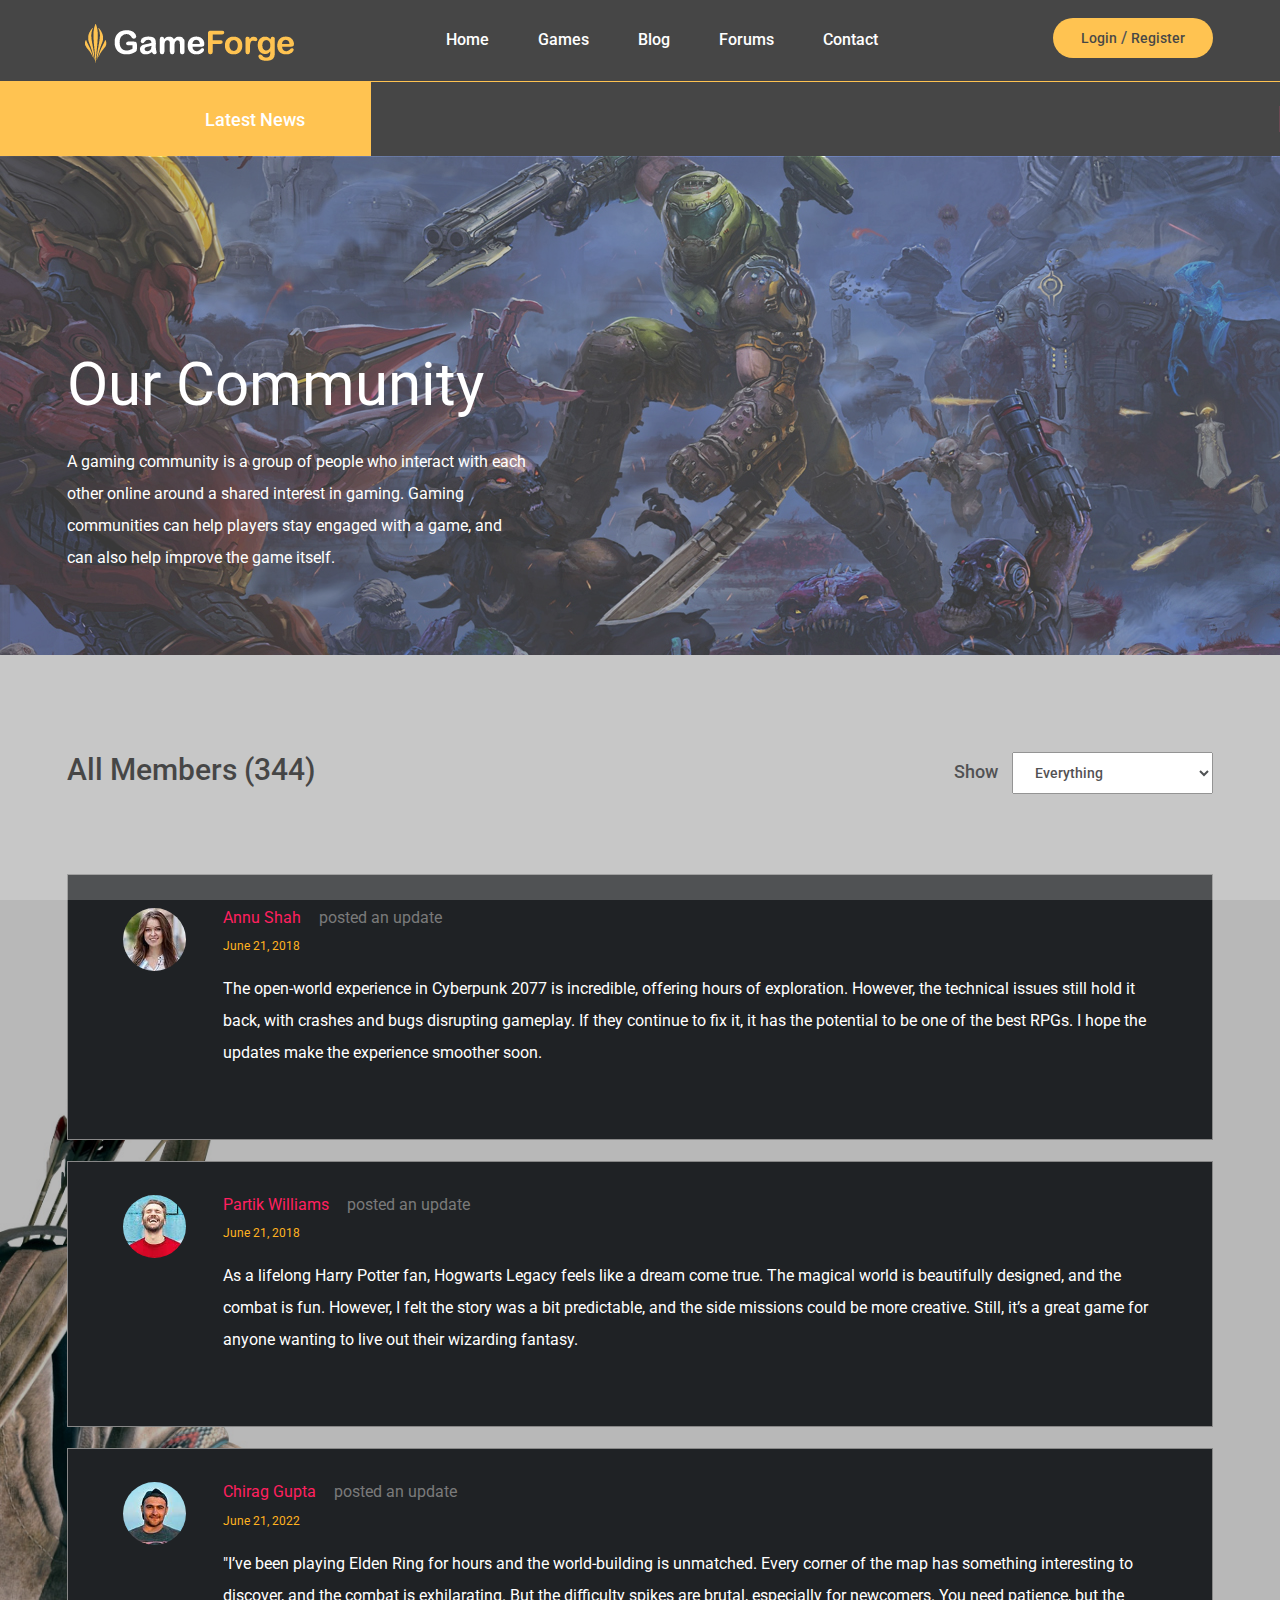
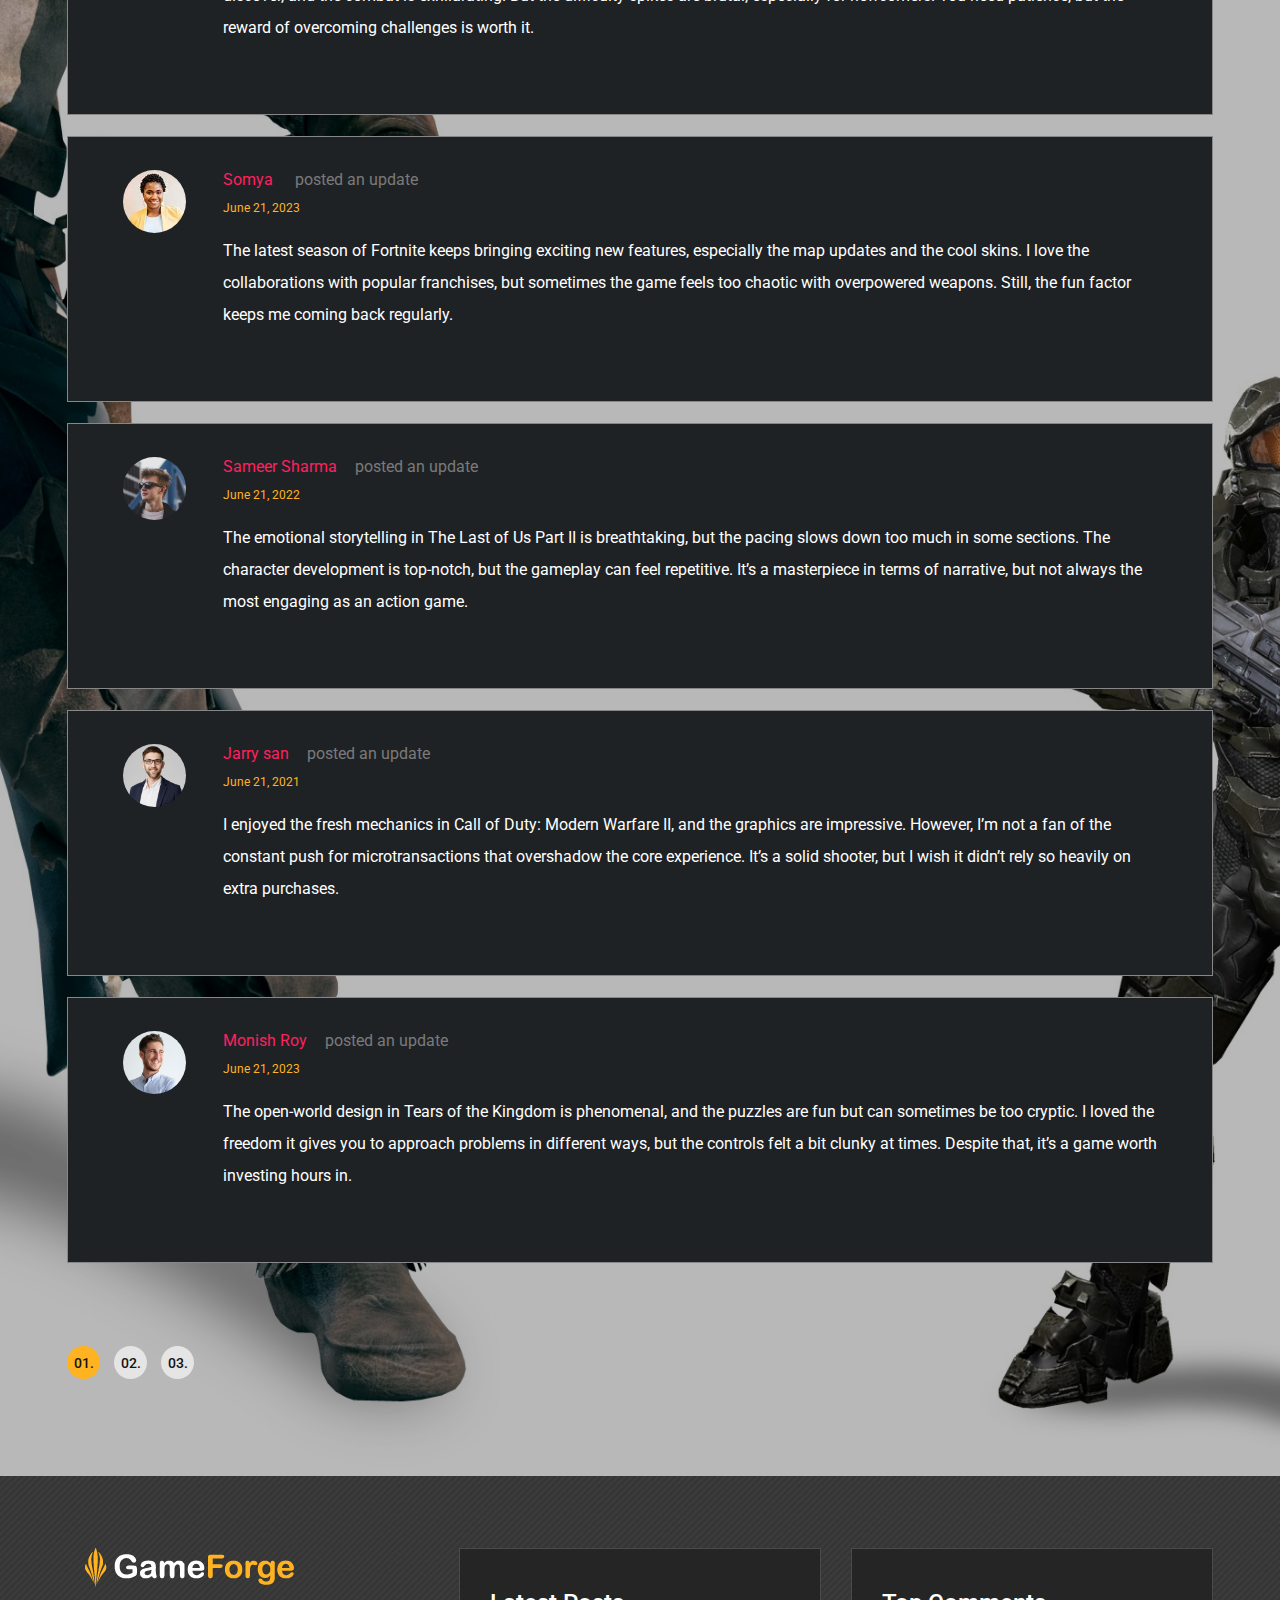
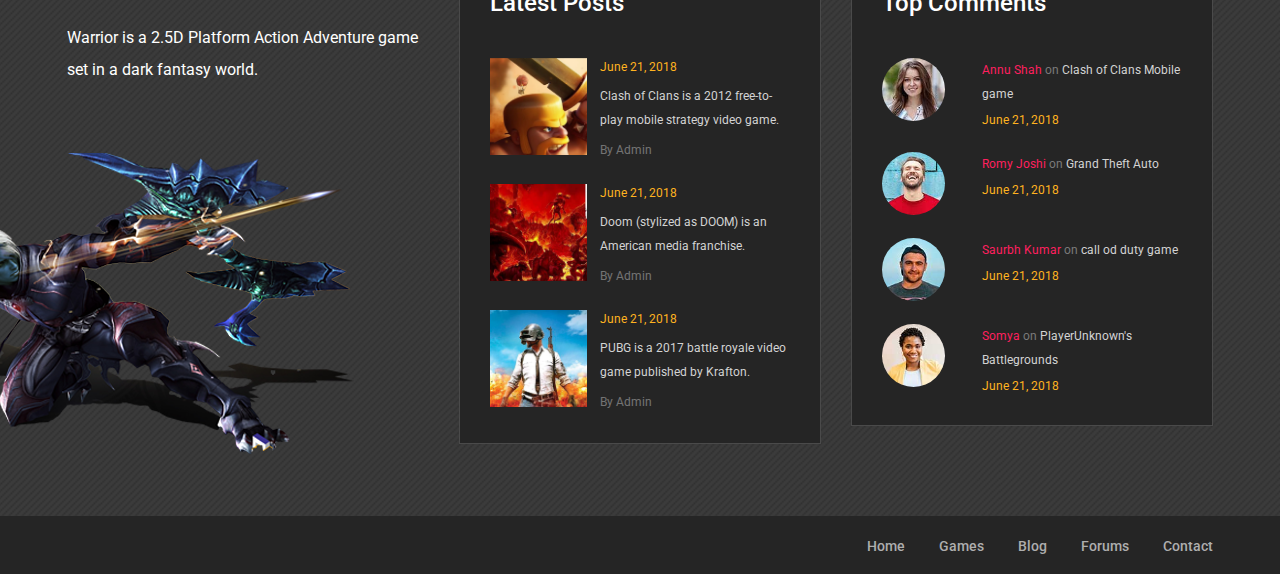
<file: community.html>
<!DOCTYPE html>
<html lang="en">
<head>
	<title>Game Warrior Template</title>
	<meta charset="UTF-8">
	<meta name="description" content="Game Warrior Template">
	<meta name="keywords" content="warrior, game, creative, html">
	<meta name="viewport" content="width=device-width, initial-scale=1.0">
	<!-- Favicon -->   
	<link href="img/favicon.ico" rel="shortcut icon"/>

	<!-- Google Fonts -->
	<link href="https://fonts.googleapis.com/css?family=Roboto:400,400i,500,500i,700,700i" rel="stylesheet">

	<!-- Stylesheets -->
	<link rel="stylesheet" href="css/bootstrap.min.css"/>
	<link rel="stylesheet" href="css/font-awesome.min.css"/>
	<link rel="stylesheet" href="css/owl.carousel.css"/>
	<link rel="stylesheet" href="css/style.css"/>
	<link rel="stylesheet" href="css/animate.css"/>


	<!--[if lt IE 9]>
	  <script src="https://oss.maxcdn.com/html5shiv/3.7.2/html5shiv.min.js"></script>
	  <script src="https://oss.maxcdn.com/respond/1.4.2/respond.min.js"></script>
	<![endif]-->

</head>
<body>
	<!-- Page Preloder -->
	<div id="preloder">
		<div class="loader"></div>
	</div>

	<!-- Header section -->
	<header class="header-section">
		<div class="container">
			<!-- logo -->
			<a class="site-logo" href="index.html">
				<img src="img/logo2-01.png" alt="">
			</a>
			<div class="user-panel">
				<a href="#">Login</a>  /  <a href="#">Register</a>
			</div>
			<!-- responsive -->
			<div class="nav-switch">
				<i class="fa fa-bars"></i>
			</div>
			<!-- site menu -->
			<nav class="main-menu">
				<ul>
					<li><a href="index.html">Home</a></li>
					<li><a href="review.html">Games</a></li>
					<li><a href="categories.html">Blog</a></li>
					<li><a href="community.html">Forums</a></li>
					<li><a href="contact.html">Contact</a></li>
				</ul>
			</nav>
		</div>
	</header>
	<!-- Header section end -->


	<!-- Latest news section -->
	<div class="latest-news-section">
		<div class="ln-title">Latest News</div>
		<div class="news-ticker">
			<div class="news-ticker-contant">
				<div class="nt-item"><span class="new">new</span>video game launches and updates. </div>
				<div class="nt-item"><span class="strategy">strategy</span>The Witcher 3 and Cyberpunk 2025, the release of Hogwarts Legacy</div>
				<div class="nt-item"><span class="racing">racing</span>Apex Legends, keeping the gaming community engaged with fresh experiences.</div>
			</div>
		</div>
	</div>
	<!-- Latest news section end -->


	<!-- Page info section -->
	<section class="page-info-section set-bg" data-setbg="img/page-top-bg/4.jpg">
		<div class="pi-content">
			<div class="container">
				<div class="row">
					<div class="col-xl-5 col-lg-6 text-white">
						<h2>Our Community</h2>
						<p>A gaming community is a group of people who interact with each other online around a shared interest in gaming. Gaming communities can help players stay engaged with a game, and can also help improve the game itself.</p>
					</div>
				</div>
			</div>
		</div>
	</section>
	<!-- Page info section -->


	<!-- Page section -->
	<section class="page-section community-page set-bg" data-setbg="img/community-bg.jpg">
		<div class="community-warp spad">
			<div class="container">
				<div class="row">
					<div class="col-md-6">
						<h3 class="community-top-title">All Members (344)</h3>
					</div>
					<div class="col-md-6 text-lg-right">
						<form class="community-filter">
							<label for="fdf5">Show</label>
							<select id="fdf5">
								<option value="#">Everything</option>
								<option value="#">Everything</option>
							</select>
						</form>
					</div>
				</div>
				<ul class="community-post-list">
					<li>
						<div class="community-post">
							<div class="author-avator set-bg" data-setbg="img/authors/testimonial-1.jpg"></div>
							<div class="post-content">
								<h5>Annu Shah<span>posted an update</span></h5>
								<div class="post-date">June 21, 2018</div>
								<p>The open-world experience in Cyberpunk 2077 is incredible, offering hours of exploration. However, the technical issues still hold it back, with crashes and bugs disrupting gameplay. If they continue to fix it, it has the potential to be one of the best RPGs. I hope the updates make the experience smoother soon. </p>
							</div>
						</div>
					</li>
					<li>
						<div class="community-post">
							<div class="author-avator set-bg" data-setbg="img/authors/testimonial-2.jpg"></div>
							<div class="post-content">
								<h5>Partik Williams<span>posted an update</span></h5>
								<div class="post-date">June 21, 2018</div>
								<p>As a lifelong Harry Potter fan, Hogwarts Legacy feels like a dream come true. The magical world is beautifully designed, and the combat is fun. However, I felt the story was a bit predictable, and the side missions could be more creative. Still, it’s a great game for anyone wanting to live out their wizarding fantasy.</p>
								
							</div>
						</div>
					</li>
					<li>
						<div class="community-post">
							<div class="author-avator set-bg" data-setbg="img/authors/testimonial-3.jpg"></div>
							<div class="post-content">
								<h5>Chirag Gupta<span>posted an update</span></h5>
								<div class="post-date">June 21, 2022</div>
								<p>"I’ve been playing Elden Ring for hours and the world-building is unmatched. Every corner of the map has something interesting to discover, and the combat is exhilarating. But the difficulty spikes are brutal, especially for newcomers. You need patience, but the reward of overcoming challenges is worth it.</p>
							</div>
						</div>
					</li>
					<li>
						<div class="community-post">
							<div class="author-avator set-bg" data-setbg="img/authors/testimonial-4.jpg"></div>
							<div class="post-content">
								<h5>Somya <span>posted an update</span></h5>
								<div class="post-date">June 21, 2023</div>
								<p>The latest season of Fortnite keeps bringing exciting new features, especially the map updates and the cool skins. I love the collaborations with popular franchises, but sometimes the game feels too chaotic with overpowered weapons. Still, the fun factor keeps me coming back regularly.</p>
							</div>
						</div>
					</li>
					<li>
						<div class="community-post">
							<div class="author-avator set-bg" data-setbg="img/authors/person_4.jpg"></div>
							<div class="post-content">
								<h5>Sameer Sharma<span>posted an update</span></h5>
								<div class="post-date">June 21, 2022</div>
								<p>The emotional storytelling in The Last of Us Part II is breathtaking, but the pacing slows down too much in some sections. The character development is top-notch, but the gameplay can feel repetitive. It’s a masterpiece in terms of narrative, but not always the most engaging as an action game.</p>
							</div>
						</div>
					</li>
					<li>
						<div class="community-post">
							<div class="author-avator set-bg" data-setbg="img/authors/person_2.jpg"></div>
							<div class="post-content">
								<h5>Jarry san<span>posted an update</span></h5>
								<div class="post-date">June 21, 2021</div>
								<p>I enjoyed the fresh mechanics in Call of Duty: Modern Warfare II, and the graphics are impressive. However, I’m not a fan of the constant push for microtransactions that overshadow the core experience. It’s a solid shooter, but I wish it didn’t rely so heavily on extra purchases.</p>
							</div>
						</div>
					</li>
					<li>
						<div class="community-post">
							<div class="author-avator set-bg" data-setbg="img/authors/person_3.jpg"></div>
							<div class="post-content">
								<h5>Monish Roy<span>posted an update</span></h5>
								<div class="post-date">June 21, 2023</div>
								<p>The open-world design in Tears of the Kingdom is phenomenal, and the puzzles are fun but can sometimes be too cryptic. I loved the freedom it gives you to approach problems in different ways, but the controls felt a bit clunky at times. Despite that, it’s a game worth investing hours in.</p>
							</div>
						</div>
					</li>
				</ul>
				<div class="site-pagination sp-style-2">
					<span class="active">01.</span>
					<a href="#">02.</a>
					<a href="#">03.</a>
				</div>
			</div>
		</div>
	</section>
	<!-- Page section end -->


	<!-- Footer top section -->
	<section class="footer-top-section">
		<div class="container">
			<div class="footer-top-bg">
				<img src="img/footer-top-bg2.png" alt="">
			</div>
			<div class="row">
				<div class="col-lg-4">
					<div class="footer-logo text-white">
						<img src="img/logo2-01.png" alt="">
						<p>Warrior is a 2.5D Platform Action Adventure game set in a dark fantasy world. </p>
					</div>
				</div>
				<div class="col-lg-4 col-md-6">
					<div class="footer-widget mb-5 mb-md-0">
						<h4 class="fw-title">Latest Posts</h4>
						<div class="latest-blog">
							<div class="lb-item">
								<div class="lb-thumb set-bg" data-setbg="img/latest-blog/coc.png"></div>
								<div class="lb-content">
									<div class="lb-date">June 21, 2018</div>
									<p>Clash of Clans is a 2012 free-to-play mobile strategy video game.</p>
									<a href="#" class="lb-author">By Admin</a>
								</div>
							</div>
							<div class="lb-item">
								<div class="lb-thumb set-bg" data-setbg="img/latest-blog/2.jpg"></div>
								<div class="lb-content">
									<div class="lb-date">June 21, 2018</div>
									<p> Doom (stylized as DOOM) is an American media franchise.</p>
									<a href="#" class="lb-author">By Admin</a>
								</div>
							</div>
							<div class="lb-item">
								<div class="lb-thumb set-bg" data-setbg="img/latest-blog/pubg.png"></div>
								<div class="lb-content">
									<div class="lb-date">June 21, 2018</div>
									<p>PUBG is a 2017 battle royale video game published by Krafton. </p>
									<a href="#" class="lb-author">By Admin</a>
								</div>
							</div>
						</div>
					</div>
				</div>
				<div class="col-lg-4 col-md-6">
					<div class="footer-widget">
						<h4 class="fw-title">Top Comments</h4>
						<div class="top-comment">
							<div class="tc-item">
								<div class="tc-thumb set-bg" data-setbg="img/authors/testimonial-1.jpg"></div>
								<div class="tc-content">
									<p><a href="#">Annu Shah</a> <span>on</span> Clash of Clans
										Mobile game
										</p>
									<div class="tc-date">June 21, 2018</div>
								</div>
							</div>
							<div class="tc-item">
								<div class="tc-thumb set-bg" data-setbg="img/authors/testimonial-2.jpg"></div>
								<div class="tc-content">
									<p><a href="#">Romy Joshi</a> <span>on</span> Grand Theft Auto</p>
									<div class="tc-date">June 21, 2018</div>
								</div>
							</div>
							<div class="tc-item">
								<div class="tc-thumb set-bg" data-setbg="img/authors/testimonial-3.jpg"></div>
								<div class="tc-content">
									<p><a href="#">Saurbh Kumar</a> <span>on</span>  call od duty game</p>
									<div class="tc-date">June 21, 2018</div>
								</div>
							</div>
							<div class="tc-item">
								<div class="tc-thumb set-bg" data-setbg="img/authors/testimonial-4.jpg"></div>
								<div class="tc-content">
									<p><a href="#">Somya</a> <span>on</span> PlayerUnknown's Battlegrounds</p>
									<div class="tc-date">June 21, 2018</div>
								</div>
							</div>
						</div>
					</div>
				</div>
			</div>
		</div>
	</section>
	<!-- Footer top section end -->

	
	<!-- Footer section -->
	<footer class="footer-section">
		<div class="container">
			<ul class="footer-menu">
				<li><a href="index.html">Home</a></li>
				<li><a href="review.html">Games</a></li>
				<li><a href="categories.html">Blog</a></li>
				<li><a href="community.html">Forums</a></li>
				<li><a href="contact.html">Contact</a></li>
			</ul>
			
		</div>
	</footer>
	<!-- Footer section end -->


	<!--====== Javascripts & Jquery ======-->
	<script src="js/jquery-3.2.1.min.js"></script>
	<script src="js/bootstrap.min.js"></script>
	<script src="js/owl.carousel.min.js"></script>
	<script src="js/jquery.marquee.min.js"></script>
	<script src="js/main.js"></script>
    </body>
</html>
</file>
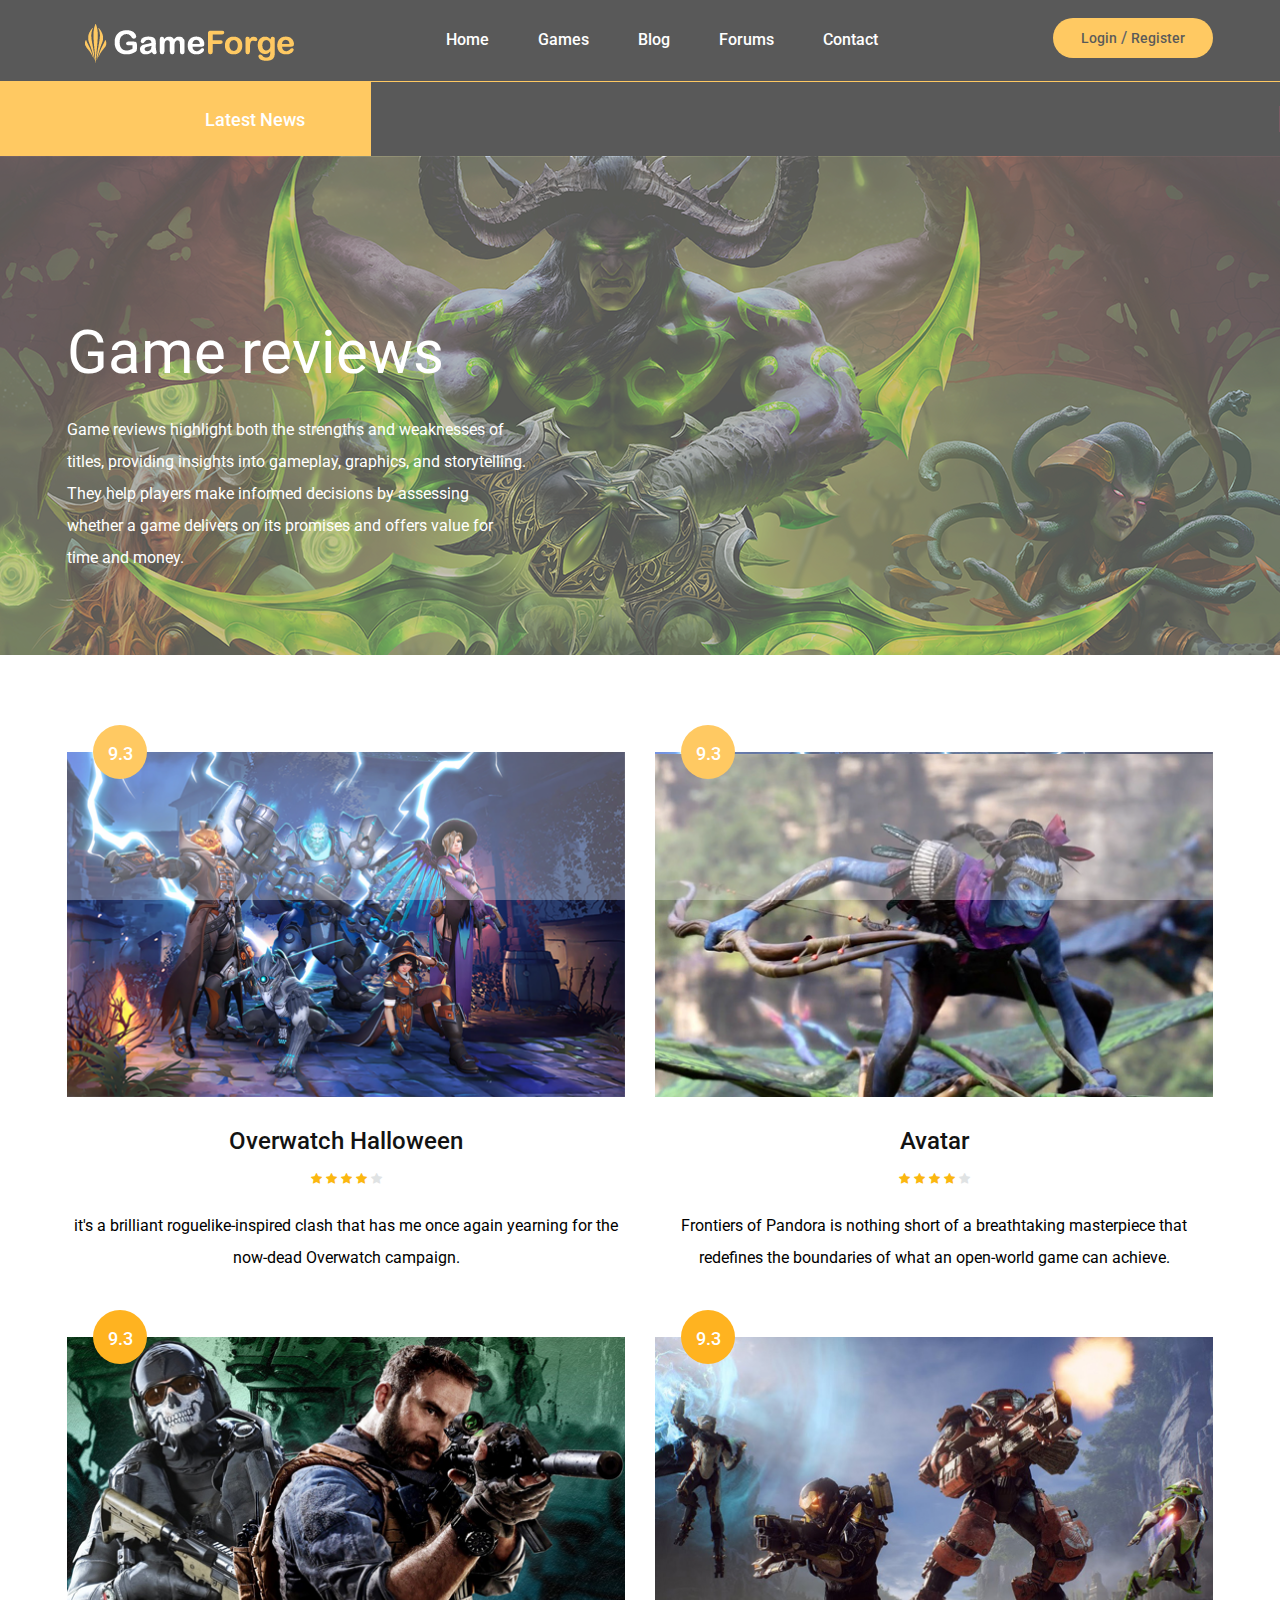
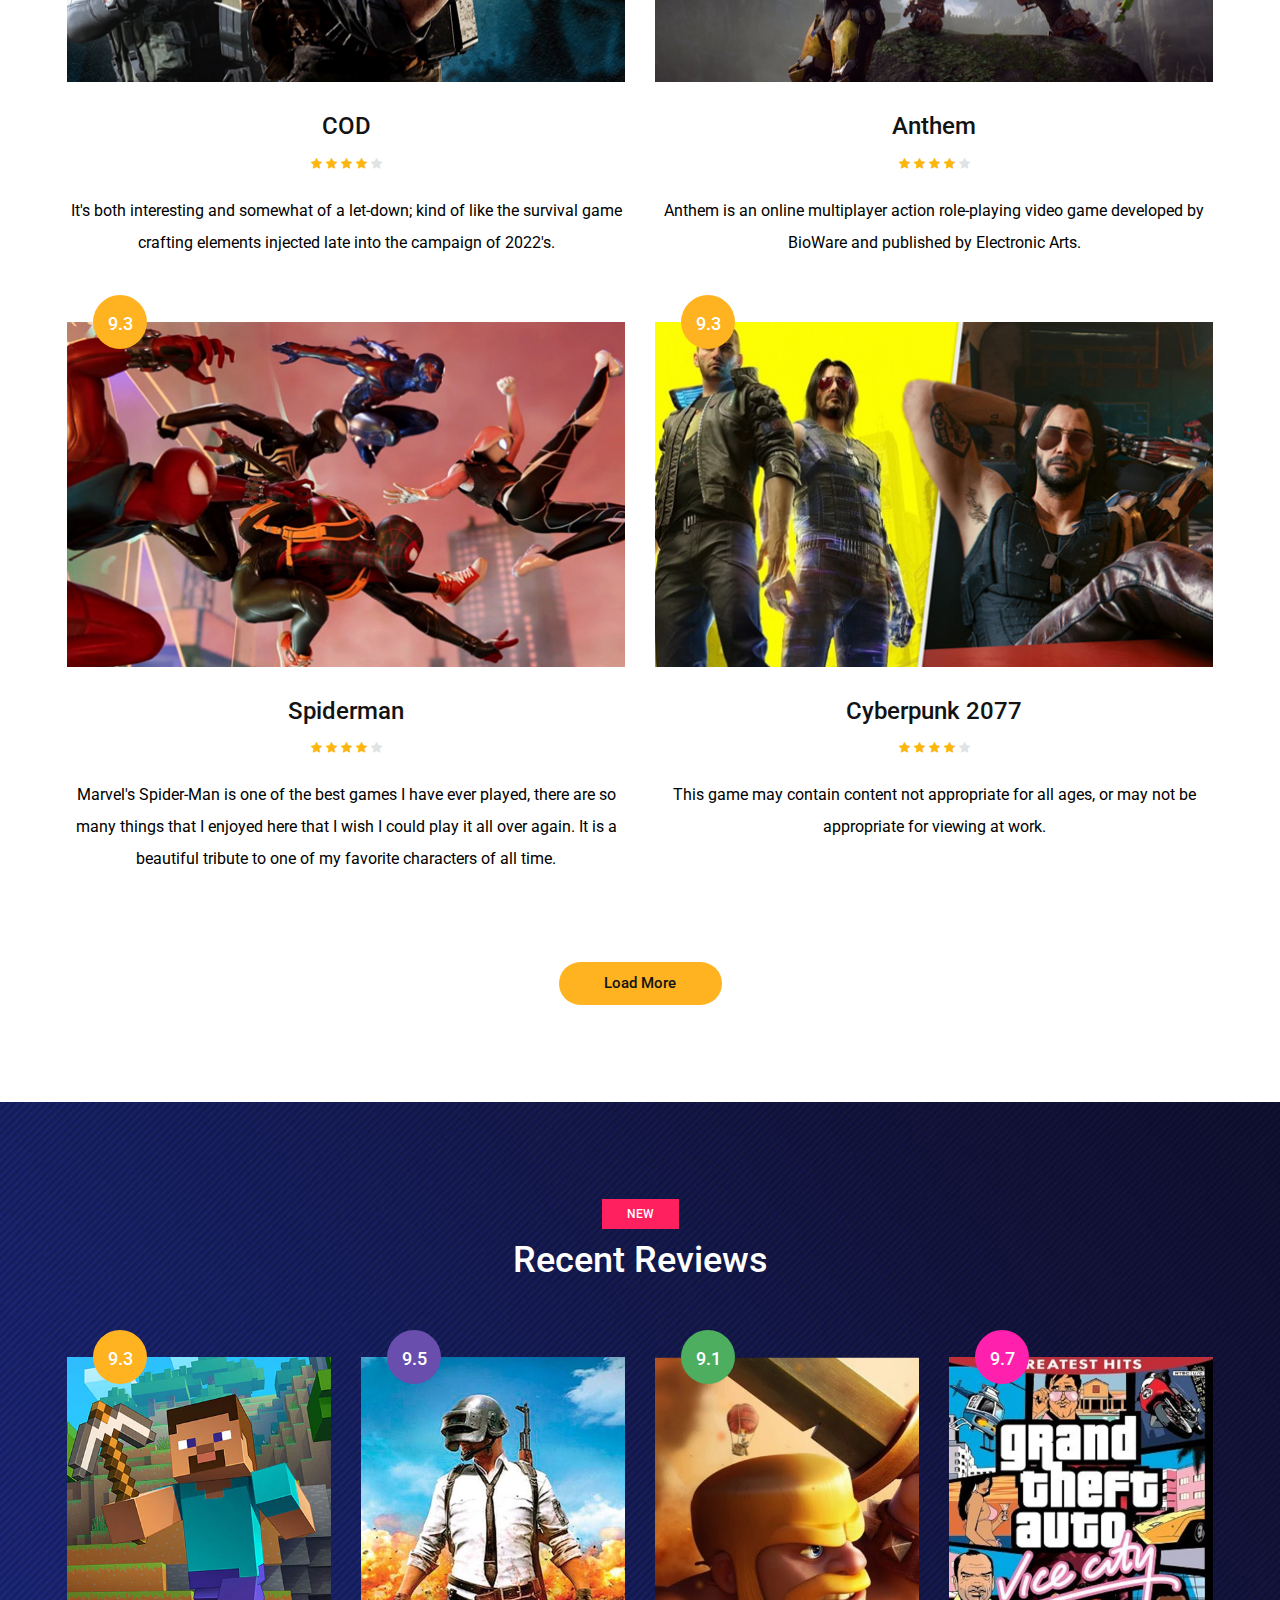
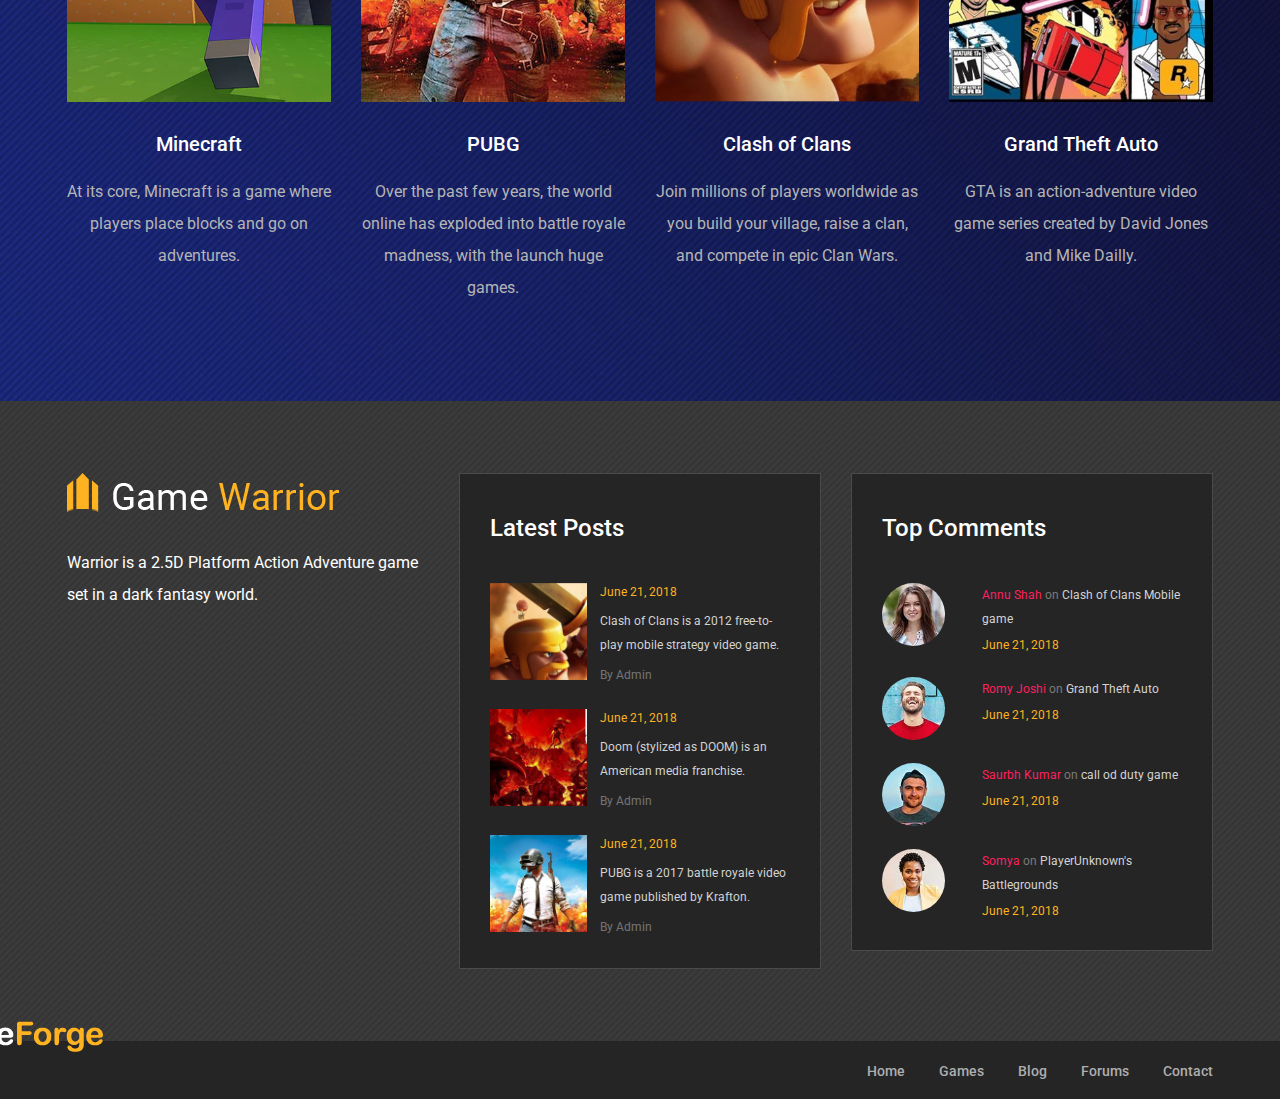
<file: review.html>
<!DOCTYPE html>
<html lang="zxx">
<head>
	<title>Game Warrior Template</title>
	<meta charset="UTF-8">
	<meta name="description" content="Game Warrior Template">
	<meta name="keywords" content="warrior, game, creative, html">
	<meta name="viewport" content="width=device-width, initial-scale=1.0">
	<!-- Favicon -->   
	<link href="img/favicon.ico" rel="shortcut icon"/>

	<!-- Google Fonts -->
	<link href="https://fonts.googleapis.com/css?family=Roboto:400,400i,500,500i,700,700i" rel="stylesheet">

	<!-- Stylesheets -->
	<link rel="stylesheet" href="css/bootstrap.min.css"/>
	<link rel="stylesheet" href="css/font-awesome.min.css"/>
	<link rel="stylesheet" href="css/owl.carousel.css"/>
	<link rel="stylesheet" href="css/style.css"/>
	<link rel="stylesheet" href="css/animate.css"/>


	<!--[if lt IE 9]>
	  <script src="https://oss.maxcdn.com/html5shiv/3.7.2/html5shiv.min.js"></script>
	  <script src="https://oss.maxcdn.com/respond/1.4.2/respond.min.js"></script>
	<![endif]-->

</head>
<body>
	<!-- Page Preloder -->
	<div id="preloder">
		<div class="loader"></div>
	</div>

	<!-- Header section -->
	<header class="header-section">
		<div class="container">
			<!-- logo -->
			<a class="site-logo" href="index.html">
				<img src="img/logo2-01.png" alt="">
			</a>
			<div class="user-panel">
				<a href="#">Login</a>  /  <a href="#">Register</a>
			</div>
			<!-- responsive -->
			<div class="nav-switch">
				<i class="fa fa-bars"></i>
			</div>
			<!-- site menu -->
			<nav class="main-menu">
				<ul>
					<li><a href="index.html">Home</a></li>
					<li><a href="review.html">Games</a></li>
					<li><a href="categories.html">Blog</a></li>
					<li><a href="community.html">Forums</a></li>
					<li><a href="contact.html">Contact</a></li>
				</ul>
			</nav>
		</div>
	</header>
	<!-- Header section end -->


	<!-- Latest news section -->
	<div class="latest-news-section">
		<div class="ln-title">Latest News</div>
		<div class="news-ticker">
			<div class="news-ticker-contant">
				<div class="nt-item"><span class="new">new</span>video game launches and updates. </div>
				<div class="nt-item"><span class="strategy">strategy</span>The Witcher 3 and Cyberpunk 2025, the release of Hogwarts Legacy</div>
				<div class="nt-item"><span class="racing">racing</span>Apex Legends, keeping the gaming community engaged with fresh experiences.</div>
			</div>
		</div>
	</div>
	<!-- Latest news section end -->


	<!-- Page info section -->
	<section class="page-info-section set-bg" data-setbg="img/page-top-bg/top1.png">
		<div class="pi-content">
			<div class="container">
				<div class="row">
					<div class="col-xl-5 col-lg-6 text-white">
						<h2>Game reviews</h2>
						<p>Game reviews highlight both the strengths and weaknesses of titles, providing insights into gameplay, graphics, and storytelling. They help players make informed decisions by assessing whether a game delivers on its promises and offers value for time and money.</p>
					</div>
				</div>
			</div>
		</div>
	</section>
	<!-- Page info section -->


	<!-- Page section -->
	<section class="page-section review-page spad">
		<div class="container">
			<div class="row">
				<div class="col-md-6">
					<div class="review-item">
						<div class="review-cover set-bg" data-setbg="img/review/5.png">
							<div class="score yellow">9.3</div>
						</div>
						<div class="review-text">
							<h4>Overwatch Halloween</h4>
							<div class="rating">
								<i class="fa fa-star"></i>
								<i class="fa fa-star"></i>
								<i class="fa fa-star"></i>
								<i class="fa fa-star"></i>
								<i class="fa fa-star is-fade"></i>
							</div>
							<p>it's a brilliant roguelike-inspired clash that has me once again yearning for the now-dead Overwatch campaign.</p>
						</div>
					</div>
				</div>
				<div class="col-md-6">
					<div class="review-item">
						<div class="review-cover set-bg" data-setbg="img/review/6.jpg">
							<div class="score yellow">9.3</div>
						</div>
						<div class="review-text">
							<h4>Avatar</h4>
							<div class="rating">
								<i class="fa fa-star"></i>
								<i class="fa fa-star"></i>
								<i class="fa fa-star"></i>
								<i class="fa fa-star"></i>
								<i class="fa fa-star is-fade"></i>
							</div>
							<p>Frontiers of Pandora is nothing short of a breathtaking masterpiece that redefines the boundaries of what an open-world game can achieve.</p>
						</div>
					</div>
				</div>
				<div class="col-md-6">
					<div class="review-item">
						<div class="review-cover set-bg" data-setbg="img/review/7.jpg">
							<div class="score yellow">9.3</div>
						</div>
						<div class="review-text">
							<h4>COD</h4>
							<div class="rating">
								<i class="fa fa-star"></i>
								<i class="fa fa-star"></i>
								<i class="fa fa-star"></i>
								<i class="fa fa-star"></i>
								<i class="fa fa-star is-fade"></i>
							</div>
							<p>It's both interesting and somewhat of a let-down; kind of like the survival game crafting elements injected late into the campaign of 2022's.</p>
						</div>
					</div>
				</div>
				<div class="col-md-6">
					<div class="review-item">
						<div class="review-cover set-bg" data-setbg="img/review/8.jpg">
							<div class="score yellow">9.3</div>
						</div>
						<div class="review-text">
							<h4>Anthem</h4>
							<div class="rating">
								<i class="fa fa-star"></i>
								<i class="fa fa-star"></i>
								<i class="fa fa-star"></i>
								<i class="fa fa-star"></i>
								<i class="fa fa-star is-fade"></i>
							</div>
							<p>Anthem is an online multiplayer action role-playing video game developed by BioWare and published by Electronic Arts. </p>
						</div>
					</div>
				</div>
				<div class="col-md-6">
					<div class="review-item">
						<div class="review-cover set-bg" data-setbg="img/review/9.jpg">
							<div class="score yellow">9.3</div>
						</div>
						<div class="review-text">
							<h4>Spiderman </h4>
							<div class="rating">
								<i class="fa fa-star"></i>
								<i class="fa fa-star"></i>
								<i class="fa fa-star"></i>
								<i class="fa fa-star"></i>
								<i class="fa fa-star is-fade"></i>
							</div>
							<p>Marvel's Spider-Man is one of the best games I have ever played, there are so many things that I enjoyed here that I wish I could play it all over again. It is a beautiful tribute to one of my favorite characters of all time. </p>
						</div>
					</div>
				</div>
				<div class="col-md-6">
					<div class="review-item">
						<div class="review-cover set-bg" data-setbg="img/review/10.jpg">
							<div class="score yellow">9.3</div>
						</div>
						<div class="review-text">
							<h4>Cyberpunk 2077</h4>
							<div class="rating">
								<i class="fa fa-star"></i>
								<i class="fa fa-star"></i>
								<i class="fa fa-star"></i>
								<i class="fa fa-star"></i>
								<i class="fa fa-star is-fade"></i>
							</div>
							<p>This game may contain content not appropriate for all ages,
								or may not be appropriate for viewing at work.</p>
						</div>
					</div>
				</div>
			</div>
			<div class="text-center pt-4">
				<button class="site-btn btn-sm">Load More</button>
			</div>
		</div>
	</section>
	<!-- Page section end -->


	<!-- Review section -->
	<section class="review-section review-dark spad set-bg" data-setbg="img/review-bg-2.jpg">
		<div class="container">
			<div class="section-title text-white">
				<div class="cata new">new</div>
				<h2>Recent Reviews</h2>
			</div>
			<div class="row text-white">
				<div class="col-lg-3 col-md-6">
					<div class="review-item">
						<div class="review-cover set-bg" data-setbg="img/review/mine.png">
							<div class="score yellow">9.3</div>
						</div>
						<div class="review-text">
							<h5> Minecraft</h5>
							<p>At its core, Minecraft is a game where players place blocks and go on adventures.</p>
						</div>
					</div>
				</div>
				<div class="col-lg-3 col-md-6">
					<div class="review-item">
						<div class="review-cover set-bg" data-setbg="img/review/pubg.png">
							<div class="score purple">9.5</div>
						</div>
						<div class="review-text">
							<h5>PUBG</h5>
							<p>Over the past few years, the world online has exploded into battle royale madness, with the launch huge games.</p>
						</div>
					</div>
				</div>
				<div class="col-lg-3 col-md-6">
					<div class="review-item">
						<div class="review-cover set-bg" data-setbg="img/review/coc.png">
							<div class="score green">9.1</div>
						</div>
						<div class="review-text">
							<h5>Clash of Clans</h5>
							<p>Join millions of players worldwide as you build your village, raise a clan, and compete in epic Clan Wars.</p>
						</div>
					</div>
				</div>
				<div class="col-lg-3 col-md-6">
					<div class="review-item">
						<div class="review-cover set-bg" data-setbg="img/review/gta.png">
							<div class="score pink">9.7</div>
						</div>
						<div class="review-text">
							<h5>Grand Theft Auto</h5>
							<p>GTA is an action-adventure video game series created by David Jones and Mike Dailly.</p>
						</div>
					</div>
				</div>
			</div>
		</div>
	</section>
	<!-- Review section end -->


	<!-- Footer top section -->
	<section class="footer-top-section">
		<div class="container">
			<div class="footer-top-bg">
				<img src="img/logo2-01.png" alt="">
			</div>
			<div class="row">
				<div class="col-lg-4">
					<div class="footer-logo text-white">
						<img src="img/footer-logo.png" alt="">
						<p>Warrior is a 2.5D Platform Action Adventure game set in a dark fantasy world. </p>
					</div>
				</div>
				<div class="col-lg-4 col-md-6">
					<div class="footer-widget mb-5 mb-md-0">
						<h4 class="fw-title">Latest Posts</h4>
						<div class="latest-blog">
							<div class="lb-item">
								<div class="lb-thumb set-bg" data-setbg="img/latest-blog/coc.png"></div>
								<div class="lb-content">
									<div class="lb-date">June 21, 2018</div>
									<p>Clash of Clans is a 2012 free-to-play mobile strategy video game.</p>
									<a href="#" class="lb-author">By Admin</a>
								</div>
							</div>
							<div class="lb-item">
								<div class="lb-thumb set-bg" data-setbg="img/latest-blog/2.jpg"></div>
								<div class="lb-content">
									<div class="lb-date">June 21, 2018</div>
									<p> Doom (stylized as DOOM) is an American media franchise.</p>
									<a href="#" class="lb-author">By Admin</a>
								</div>
							</div>
							<div class="lb-item">
								<div class="lb-thumb set-bg" data-setbg="img/latest-blog/pubg.png"></div>
								<div class="lb-content">
									<div class="lb-date">June 21, 2018</div>
									<p>PUBG is a 2017 battle royale video game published by Krafton. </p>
									<a href="#" class="lb-author">By Admin</a>
								</div>
							</div>
						</div>
					</div>
				</div>
				<div class="col-lg-4 col-md-6">
					<div class="footer-widget">
						<h4 class="fw-title">Top Comments</h4>
						<div class="top-comment">
							<div class="tc-item">
								<div class="tc-thumb set-bg" data-setbg="img/authors/testimonial-1.jpg"></div>
								<div class="tc-content">
									<p><a href="#">Annu Shah</a> <span>on</span> Clash of Clans
										Mobile game
										</p>
									<div class="tc-date">June 21, 2018</div>
								</div>
							</div>
							<div class="tc-item">
								<div class="tc-thumb set-bg" data-setbg="img/authors/testimonial-2.jpg"></div>
								<div class="tc-content">
									<p><a href="#">Romy Joshi</a> <span>on</span> Grand Theft Auto</p>
									<div class="tc-date">June 21, 2018</div>
								</div>
							</div>
							<div class="tc-item">
								<div class="tc-thumb set-bg" data-setbg="img/authors/testimonial-3.jpg"></div>
								<div class="tc-content">
									<p><a href="#">Saurbh Kumar</a> <span>on</span>  call od duty game</p>
									<div class="tc-date">June 21, 2018</div>
								</div>
							</div>
							<div class="tc-item">
								<div class="tc-thumb set-bg" data-setbg="img/authors/testimonial-4.jpg"></div>
								<div class="tc-content">
									<p><a href="#">Somya</a> <span>on</span> PlayerUnknown's Battlegrounds</p>
									<div class="tc-date">June 21, 2018</div>
								</div>
							</div>
						</div>
					</div>
				</div>
			</div>
		</div>
	</section>
	<!-- Footer top section end -->

	
	<!-- Footer section -->
	<footer class="footer-section">
		<div class="container">
			<ul class="footer-menu">
				<li><a href="index.html">Home</a></li>
				<li><a href="review.html">Games</a></li>
				<li><a href="categories.html">Blog</a></li>
				<li><a href="community.html">Forums</a></li>
				<li><a href="contact.html">Contact</a></li>
			</ul>
			
		</div>
	</footer>
	<!-- Footer section end -->


	<!--====== Javascripts & Jquery ======-->
	<script src="js/jquery-3.2.1.min.js"></script>
	<script src="js/bootstrap.min.js"></script>
	<script src="js/owl.carousel.min.js"></script>
	<script src="js/jquery.marquee.min.js"></script>
	<script src="js/main.js"></script>
    </body>
</html>
</file>
<file: css/style.css>
/* =================================
------------------------------------
  Game Warrior Template
  Version: 1.0
 ------------------------------------ 
 ====================================*/

/*---------------------------*/
/* Template default CSS
/*---------------------------*/

html,
body {
	height: 100%;
	font-family: 'Roboto', sans-serif;
	-webkit-font-smoothing: antialiased;
	font-smoothing: antialiased;
}

h1,
h2,
h3,
h4,
h5,
h6 {
	margin: 0;
	font-weight: 500;
	color: #131313;
}

h1 {
	font-size: 70px;
}

h2 {
	font-size: 36px;
}

h3 {
	font-size: 30px;
}

h4 {
	font-size: 24px;
}

h5 {
	font-size: 20px;
}

h6 {
	font-size: 16px;
}

p {
	
	color: black;
	line-height: 2;
}

img {
	max-width: 100%;
}

input:focus,
select:focus,
button:focus,
textarea:focus {
	outline: none;
}

a:hover,
a:focus {
	text-decoration: none;
	outline: none;
}

ul,
ol {
	padding: 0;
	margin: 0;
}

/*---------------------
  Helper CSS
-----------------------*/

.section-title {
	text-align: center;
	margin-bottom: 75px;
}

.section-title h2 {
	padding-top: 10px;
	font-size: 36px;
}

.set-bg {
	background-repeat: no-repeat;
	background-size: cover;
	background-position: top center;
}

.spad {
	padding-top: 97px;
	padding-bottom: 97px;
}

.text-white h1,
.text-white h2,
.text-white h3,
.text-white h4,
.text-white h5,
.text-white h6,
.text-white p,
.text-white span,
.text-white li,
.text-white a {
	color: #fff;
}

.rating i {
	color: #fbb710;
}

.rating .is-fade {
	color: #e0e3e4;
}

/*---------------------
  Commom elements
-----------------------*/

/* buttons */
.site-btn {
	display: inline-block;
	text-align: center;
	font-size: 15px;
	color: #131313;
	padding: 16px 30px;
	min-width: 153px;
	border-radius: 50px;
	font-weight: 500;
	border: none;
	background: #ffb320;
	cursor: pointer;
}

.site-btn.btn-sm {
	padding: 10px 30px;
	min-width: 163px;
}

.site-btn:hover {
	color: #131313;
}

.cata {
	display: inline-block;
	text-transform: uppercase;
	font-size: 12px;
	font-weight: 500;
	color: #fff;
	padding: 6px 25px;
}

.cata.new {
	background: #ff205f;
}

.cata.strategy {
	background: #4eae60;
}

.cata.racing {
	background: #694eae;
}

.cata.adventure {
	background: #40abf5;
}

/* Preloder */
#preloder {
	position: fixed;
	width: 100%;
	height: 100%;
	top: 0;
	left: 0;
	z-index: 999999;
	background: #fff;
}

.loader {
	width: 40px;
	height: 40px;
	position: absolute;
	top: 50%;
	left: 50%;
	margin-top: -13px;
	margin-left: -13px;
	border-radius: 60px;
	animation: loader 0.8s linear infinite;
	-webkit-animation: loader 0.8s linear infinite;
}

@keyframes loader {
	0% {
		-webkit-transform: rotate(0deg);
		transform: rotate(0deg);
		border: 4px solid #f44336;
		border-left-color: transparent;
	}
	50% {
		-webkit-transform: rotate(180deg);
		transform: rotate(180deg);
		border: 4px solid #673ab7;
		border-left-color: transparent;
	}
	100% {
		-webkit-transform: rotate(360deg);
		transform: rotate(360deg);
		border: 4px solid #f44336;
		border-left-color: transparent;
	}
}

@-webkit-keyframes loader {
	0% {
		-webkit-transform: rotate(0deg);
		border: 4px solid #f44336;
		border-left-color: transparent;
	}
	50% {
		-webkit-transform: rotate(180deg);
		border: 4px solid #673ab7;
		border-left-color: transparent;
	}
	100% {
		-webkit-transform: rotate(360deg);
		border: 4px solid #f44336;
		border-left-color: transparent;
	}
}

/*------------------
  Header section
---------------------*/

.header-section {
	background: #131313;
	clear: both;
	overflow: hidden;
	padding: 18px 0;
	border-bottom: 1px solid #ffb320;
}

.site-logo {
	display: inline-block;
	float: left;
	padding-top: 6px;
}

.user-panel {
	float: right;
	font-weight: 500;
	background: #ffb320;
	padding: 8px 28px;
	border-radius: 30px;
}

.user-panel a {
	font-size: 14px;
	color: #131313;
}

.main-menu {
	float: right;
	margin-right: 170px;
}

.main-menu ul {
	list-style: none;
}

.main-menu ul li {
	display: inline;
}

.main-menu ul li a {
	display: inline-block;
	font-size: 16px;
	color: #fff;
	margin-left: 35px;
	font-weight: 500;
	padding: 10px 5px;
}

.main-menu ul li a:hover {
	color: #ffb320;
}

.header-btn {
	float: right;
	margin-right: 0;
}

.nav-switch {
	display: none;
}

/*------------------
  Hero Section
---------------------*/

.hero-slider .hs-item {
	height: 865px;
	display: table;
	width: 100%;
}

.hero-slider .hs-text {
	display: table-cell;
	vertical-align: middle;
}

.hero-slider .hs-text h2 {
	color: #fff;
	font-weight: 400;
	font-size: 60px;
	margin-bottom: 30px;
	position: relative;
	top: -80px;
	opacity: 0;
}

.hero-slider .hs-text h2 span {
	color: #ffb320;
}

.hero-slider .hs-text p {
	color: #fff;
	margin-bottom: 30px;
	position: relative;
	position: relative;
	top: -90px;
	opacity: 0;
}

.hero-slider .hs-text .site-btn {
	position: relative;
	top: -100px;
	opacity: 0;
}

.hero-slider .owl-item.active .hs-item h2,
.hero-slider .owl-item.active .hs-item p,
.hero-slider .owl-item.active .hs-item .site-btn {
	top: 0;
	opacity: 1;
}

.hero-slider .owl-item.active .hs-item h2 {
	-webkit-transition: all 0.5s ease 1s;
	-o-transition: all 0.5s ease 1s;
	transition: all 0.5s ease 1s;
}

.hero-slider .owl-item.active .hs-item p {
	-webkit-transition: all 0.5s ease 0.8s;
	-o-transition: all 0.5s ease 0.8s;
	transition: all 0.5s ease 0.8s;
}

.hero-slider .owl-item.active .hs-item .site-btn {
	-webkit-transition: all 0.5s ease 0.6s;
	-o-transition: all 0.5s ease 0.6s;
	transition: all 0.5s ease 0.6s;
}

.hero-slider .owl-dots {
	position: relative;
	max-width: 1146px;
	margin: -33px auto 0;
	top: -67px;
	z-index: 5;
}

.hero-slider .owl-dots .owl-dot {
	display: inline-block;
	margin-right: 13px;
	width: 33px;
	height: 33px;
	font-size: 14px;
	font-weight: 500;
	text-align: center;
	padding-top: 7px;
	border-radius: 40px;
	background: #dbe2ec;
}

.hero-slider .owl-dots .owl-dot.active {
	background: #ffb320;
}

/*---------------------
  Latest News section
-----------------------*/

.latest-news-section {
	overflow: hidden;
	display: block;
	clear: both;
	background: #131313;
	padding: 24px 0;
	position: relative;
}

.ln-title {
	position: absolute;
	height: 100%;
	width: 29%;
	left: 0;
	top: 0;
	text-align: right;
	padding-top: 24px;
	padding-right: 66px;
	font-size: 18px;
	font-weight: 500;
	color: #fff;
	background: #ffb320;
	z-index: 1;
}

.news-ticker {
	width: 71%;
	float: right;
	overflow: hidden;
	display: inline-block;
}

.news-ticker-contant .nt-item {
	margin-right: 35px;
	color: #fff;
	display: inline-block;
}

.news-ticker-contant .nt-item span {
	margin-right: 35px;
	display: inline-block;
	text-transform: uppercase;
	font-size: 12px;
	font-weight: 500;
	color: #fff;
	padding: 4px 20px;
}

.news-ticker-contant .nt-item span.new {
	background: #ff205f;
}

.news-ticker-contant .nt-item span.strategy {
	background: #4eae60;
}

.news-ticker-contant .nt-item span.racing {
	background: #694eae;
}

/*------------------
  Feature Section
---------------------*/

.feature-item {
	height: 415px;
	position: relative;
}

.feature-item:after {
	position: absolute;
	content: "";
	width: 100%;
	height: 100%;
	left: 0;
	top: 0;
	background: #000;
	opacity: .65;
}

.feature-item .cata {
	position: relative;
	margin-top: 28px;
	margin-left: 29px;
	z-index: 3;
}

.feature-item .fi-content {
	position: absolute;
	width: 100%;
	left: 0;
	bottom: 0;
	padding: 0 26px 24px;
	z-index: 2;
}

.feature-item .fi-content h5 {
	margin-bottom: 18px;
}

.feature-item .fi-content .fi-comment {
	font-size: 12px;
	opacity: .54;
}

/*----------------------
  Recent Game Section
------------------------*/

.recent-game-section {
	background-color: #eef2f6;
	border-top: 1px solid #d6dee7;
	border-bottom: 1px solid #d6dee7;
}

.recent-game-item .rgi-thumb {
	height: 204px;
	padding: 25px 28px;
}

.recent-game-item .rgi-content {
	padding: 34px 22px 20px;
	background: #fff;
	border: 1px solid #d6dee7;
	border-top: none;
	position: relative;
}

.recent-game-item .rgi-content h5 {
	margin-bottom: 20px;
	line-height: 1.5;
}

.recent-game-item .rgi-content .comment {
	font-size: 12px;
	color: #737373;
}

.recent-game-item .rgi-extra {
	position: absolute;
	right: 0;
	bottom: 0;
	width: 70px;
}

.recent-game-item .rgi-extra .rgi-star,
.recent-game-item .rgi-extra .rgi-heart {
	height: 35px;
	width: 35px;
	float: left;
	display: block;
	padding: 6px 8px 0;
}

.recent-game-item .rgi-extra .rgi-star {
	background: #ffb320;
}

.recent-game-item .rgi-extra .rgi-heart {
	background: #ff205f;
}

/*----------------------
  Tournaments Section
------------------------*/

.tournaments-section {
	background-image: url("../img/pattern.png");
	background-repeat: repeat;
}

.tournament-title {
	display: inline-block;
	padding: 7px 25px;
	font-size: 12px;
	font-weight: 500;
	color: #fff;
	text-transform: uppercase;
	background: #fb6e10;
}

.tournament-item {
	background: #252525;
}

.tournament-item .ti-notic {
	display: inline-block;
	padding: 8px 21px;
	font-size: 12px;
	font-weight: 700;
	color: #131313;
	text-transform: uppercase;
	background: #ffb320;
}

.tournament-item .ti-content {
	padding: 38px 24px;
	overflow: hidden;
}

.tournament-item .ti-thumb {
	width: 168px;
	height: 178px;
	float: left;
}

.tournament-item .ti-text {
	padding-left: 195px;
}

.tournament-item .ti-text h4 {
	color: #ffb320;
	margin-bottom: 20px;
}

.tournament-item .ti-text ul {
	list-style: none;
	margin-bottom: 20px;
}

.tournament-item .ti-text ul li {
	color: #fff;
	font-size: 12px;
	margin-bottom: 6px;
}

.tournament-item .ti-text ul li span {
	color: #9a9a9a;
}

.tournament-item .ti-text p {
	font-size: 12px;
	margin-bottom: 0;
}

.tournament-item .ti-text p span {
	font-weight: 500;
	color: #ffb320;
}

/*----------------------
  Review Section
------------------------*/

.review-section {
	background-position: right top;
}

.review-item .review-cover {
	position: relative;
	margin-bottom: 30px;
	height: 345px;
}

.review-item .review-cover .score {
	position: absolute;
	width: 54px;
	height: 54px;
	top: -27px;
	left: 26px;
	padding-top: 15px;
	font-size: 18px;
	font-weight: 500;
	color: #fff;
	text-align: center;
	border-radius: 50%;
	z-index: 1;
}

.review-item .review-cover .score.yellow {
	background: #ffb320;
}

.review-item .review-cover .score.purple {
	background: #694eae;
}

.review-item .review-cover .score.pink {
	background: #ff20ae;
}

.review-item .review-cover .score.green {
	background: #4eae60;
}

.review-item .review-text {
	text-align: center;
}

.review-item .review-text h5 {
	margin-bottom: 20px;
}

.review-item .review-text p {
	margin-bottom: 0;
}

.review-item .rating {
	margin-bottom: 20px;
}

.review-item .rating i {
	font-size: 12px;
}

/*----------------------
  Footer top Section
------------------------*/

.footer-top-section {
	background-image: url("../img/pattern.png");
	background-repeat: repeat;
	padding: 72px 0;
}

.footer-top-section .container {
	position: relative;
}

.footer-top-bg {
	position: absolute;
	left: -15%;
	bottom: -85px;
	z-index: 2;
}

.footer-logo img {
	margin-bottom: 35px;
}

.footer-widget {
	padding: 40px 30px 7px;
	background: #252525;
	border: 1px solid #4a4a4a;
}

.footer-widget .fw-title {
	color: #fff;
	margin-bottom: 40px;
}

.latest-blog .lb-item {
	margin-bottom: 23px;
	overflow: hidden;
}

.latest-blog .lb-item .lb-thumb {
	width: 97px;
	height: 97px;
	float: left;
}

.latest-blog .lb-item .lb-content {
	padding-left: 110px;
}

.latest-blog .lb-item .lb-content .lb-date {
	font-size: 12px;
	color: #ffb320;
	margin-bottom: 8px;
}

.latest-blog .lb-item .lb-content p {
	font-size: 12px;
	margin-bottom: 5px;
	color: #d3d3d3;
}

.latest-blog .lb-item .lb-content .lb-author {
	font-size: 12px;
	color: #d3d3d3;
	opacity: 0.45;
}

.top-comment {
	overflow: hidden;
}

.top-comment .tc-item {
	margin-bottom: 23px;
	overflow: hidden;
}

.top-comment .tc-item .tc-thumb {
	width: 63px;
	height: 63px;
	border-radius: 50%;
	float: left;
}

.top-comment .tc-item .tc-content {
	padding-left: 100px;
}

.top-comment .tc-item .tc-content p {
	font-size: 12px;
	color: #d3d3d3;
	margin-bottom: 5px;
}

.top-comment .tc-item .tc-content p a {
	color: #ff205f;
}

.top-comment .tc-item .tc-content p span {
	color: #7a7a7a;
}

.top-comment .tc-item .tc-content .tc-date {
	font-size: 12px;
	color: #ffb320;
}

/*----------------------
  Footer Section
------------------------*/

.footer-section {
	padding: 18px 0 16px;
	overflow: hidden;
	background: #252525;
}

.footer-menu {
	list-style: none;
	float: right;
}

.footer-menu li {
	display: inline;
}

.footer-menu li a {
	display: inline-block;
	font-size: 14px;
	font-weight: 500;
	color: #aeaeae;
	margin-left: 30px;
}

.copyright {
	float: left;
	margin-bottom: 0;
	font-weight: 500;
	color: #aeaeae;
}

/*------------------
  Other Pages
--------------------
====================*/

.page-info-section {
	height: 499px;
	position: relative;
}

.page-info-section .pi-content {
	position: absolute;
	width: 100%;
	bottom: 65px;
	left: 0;
	z-index: 2;
}

.page-info-section .pi-content h2 {
	font-size: 60px;
	margin-bottom: 25px;
	font-weight: 400;
}

.site-pagination {
	padding-top: 50px;
}

.site-pagination a,
.site-pagination span {
	width: 33px;
	height: 33px;
	font-size: 14px;
	font-weight: 500;
	padding-top: 7px;
	text-align: center;
	display: inline-block;
	border-radius: 50%;
	color: #131313;
	margin-right: 10px;
}

.site-pagination .active {
	background: #ffb320;
}

.site-pagination.sp-style-2 a,
.site-pagination.sp-style-2 span {
	background: #e5e5e5;
}

.site-pagination.sp-style-2 .active {
	background: #ffb320;
}

.widget-item {
	margin-bottom: 73px;
}

.widget-item:last-child {
	margin-bottom: 0;
}

.widget-item .widget-title {
	margin-bottom: 40px;
}

.widget-item .latest-blog .lb-item .lb-content p,
.widget-item .top-comment .tc-item .tc-content p {
	color: #131313;
}

.widget-item .latest-blog .lb-item .lb-content .lb-author {
	color: #737373;
}

.widget-item .top-comment .tc-item .tc-content {
	padding-right: 20px;
}

.widget-item .review-item {
	background: #eff2f5;
}

.widget-item .review-item .review-text {
	padding: 0 35px 20px;
}

.search-widget {
	position: relative;
}

.search-widget input {
	width: 100%;
	height: 41px;
	border: 1px solid #d6dee7;
	padding-left: 22px;
	padding-right: 45px;
	font-size: 12px;
}

.search-widget button {
	position: absolute;
	right: 0;
	top: 0;
	height: 100%;
	background: none;
	border: none;
	padding-right: 15px;
	color: #878787;
	cursor: pointer;
}

/*-----------------
  Categories page
--------------------*/

.recent-game-page .recent-game-item {
	margin-bottom: 42px;
}

/*-----------------
  Single blog page
--------------------*/

.single-blog-page .blog-thumb {
	height: 424px;
	padding-top: 24px;
	padding-left: 29px;
	margin-bottom: 40px;
	position: relative;
}

.single-blog-page .blog-thumb .rgi-extra {
	position: absolute;
	right: 0;
	bottom: 0;
	width: 70px;
}

.single-blog-page .blog-thumb .rgi-extra .rgi-star,
.single-blog-page .blog-thumb .rgi-extra .rgi-heart {
	height: 35px;
	width: 35px;
	float: left;
	display: block;
	padding: 6px 8px 0;
}

.single-blog-page .blog-thumb .rgi-extra .rgi-star {
	background: #ffb320;
}

.single-blog-page .blog-thumb .rgi-extra .rgi-heart {
	background: #ff205f;
}

.single-blog-page .blog-content h3 {
	margin-bottom: 10px;
}

.single-blog-page .blog-content .meta-comment {
	display: block;
	font-size: 12px;
	color: #737373;
	margin-bottom: 25px;
}

.single-blog-page .blog-content p {
	margin-bottom: 25px;
}

.comment-warp {
	padding-top: 50px;
}

.comment-title {
	margin-bottom: 45px;
}

.comment-list {
	list-style: none;
}

.comment-list li {
	margin-bottom: 40px;
	overflow: hidden;
}

.comment-list .comment .comment-avator {
	width: 63px;
	height: 63px;
	border-radius: 50%;
	float: left;
}

.comment-list .comment .comment-content {
	padding-left: 100px;
}

.comment-list .comment .comment-content h5 {
	font-size: 12px;
	color: #131313;
	font-weight: 400;
	margin-bottom: 10px;
}

.comment-list .comment .comment-content h5 span {
	color: #ffb320;
	padding-left: 18px;
}

.comment-list .comment .comment-content p {
	font-size: 12px;
	margin-bottom: 5px;
}

.comment-list .comment .comment-content .reply {
	font-size: 12px;
	color: #ff1d55;
}

.comment-form-warp {
	padding-top: 30px;
}

.comment-form input[type=text],
.comment-form input[type=email],
.comment-form textarea {
	width: 100%;
	height: 41px;
	border: 1px solid #d6dee7;
	padding-left: 22px;
	padding-right: 45px;
	font-size: 12px;
	margin-bottom: 24px;
}

.comment-form textarea {
	height: 243px;
	padding-top: 15px;
	padding-bottom: 15px;
	margin-bottom: 38px;
}

/*-----------------
  Review page
--------------------*/

.review-page .review-item {
	margin-bottom: 63px;
}

.review-page .review-item .review-text h4 {
	margin-bottom: 10px;
}

.review-dark .review-item .review-text p {
	color: #b5b5b5;
}

.review-section.review-dark {
	background-position: center top;
}

/*-----------------
  Community page
--------------------*/

.community-page .site-pagination {
	padding-top: 62px;
}

.community-warp {
	max-width: 1367px;
	margin: 0 auto;
	background: rgba(0, 0, 0, 0.28);
}

.community-post-list {
	list-style: none;
}

.community-post-list li {
	padding: 33px 55px 65px;
	margin-bottom: 21px;
	overflow: hidden;
	border: 1px solid #878787;
	background: #1f2225;
}

.community-post-list .community-post .author-avator {
	width: 63px;
	height: 63px;
	border-radius: 50%;
	float: left;
}

.community-post-list .community-post .post-content {
	padding-left: 100px;
}

.community-post-list .community-post .post-content h5 {
	font-size: 16px;
	color: #ff205f;
	font-weight: 400;
	margin-bottom: 10px;
}

.community-post-list .community-post .post-content h5 span {
	color: #7a7a7a;
	padding-left: 18px;
}

.community-post-list .community-post .post-content p {
	color: #fff;
	margin-bottom: 5px;
}

.community-post-list .community-post .post-content .post-date {
	font-size: 12px;
	color: #ffb320;
	margin-bottom: 18px;
}

.community-post-list .attachment-file {
	padding-top: 60px;
	max-width: 435px;
}

.community-top-title {
	margin-bottom: 50px;
}

.community-filter {
	margin-bottom: 80px;
}

.community-filter label {
	font-size: 18px;
	color: #1f2225;
	font-weight: 500;
	padding-right: 10px;
}

.community-filter select {
	width: 201px;
	height: 42px;
	font-size: 14px;
	padding: 0 18px;
	color: #1f2225;
	font-weight: 500;
}

/*-----------------
  Contact page
--------------------*/

.map {
	height: 515px;
	background: #ddd;
	margin-bottom: 90px;
}

.contact-info-list {
	padding-top: 55px;
	padding-bottom: 20px;
	list-style: none;
}

.contact-info-list li {
	margin-bottom: 30px;
}

.contact-info-list .cf-left {
	width: 95px;
	float: left;
	font-size: 16px;
	font-weight: 700;
	color: #ffb320;
}

.contact-info-list .cf-right {
	color: #878787;
	font-size: 15px;
	padding-left: 100px;
}

.social-links a {
	color: #474747;
	font-size: 16px;
	margin-left: 10px;
	margin-right: 20px;
}

/*------------------
  Responsive
---------------------*/

@media (min-width: 1200px) {
	.container {
		max-width: 1176px;
	}
}

/* Medium screen : 992px. */

@media only screen and (min-width: 992px) and (max-width: 1199px) {
	.main-menu {
		margin-right: 90px;
	}
	.hero-slider .owl-dots {
		max-width: 930px;
	}
	.review-section {
		background-position: right 10% top;
	}
	.review-item .review-cover {
		height: 280px;
	}
	.latest-blog .lb-item .lb-thumb {
		width: 55px;
		height: 55px;
	}
	.latest-blog .lb-item .lb-content {
		padding-left: 67px;
	}
	.top-comment .tc-item .tc-content {
		padding-left: 95px;
	}
	.footer-top-bg {
		max-width: 370px;
	}
	.page-info-section .pi-content h2 {
		font-size: 50px;
	}
}

/* Tablet :768px. */

@media only screen and (min-width: 768px) and (max-width: 991px) {
	.site-logo {
		max-width: 130px;
	}
	.main-menu {
		margin-right: 25px;
	}
	.main-menu ul li a {
		margin-left: 15px;
	}
	.user-panel {
		padding: 8px 15px;
	}
	.hero-slider .hs-text h2 {
		font-size: 50px;
	}
	.hero-slider .owl-dots {
		max-width: 690px;
	}
	.recent-game-item {
		margin-bottom: 42px;
	}
	.tournament-item .ti-thumb {
		width: 100%;
		height: 230px;
		float: none;
	}
	.tournament-item .ti-text {
		padding-left: 0;
		padding-top: 20px;
	}
	.review-section {
		background-position: left top;
	}
	.review-item {
		margin-bottom: 63px;
	}
	.footer-logo {
		margin-bottom: 50px;
	}
	.latest-blog .lb-item .lb-thumb {
		width: 80px;
		height: 80px;
	}
	.latest-blog .lb-item .lb-content {
		padding-left: 95px;
	}
	.footer-top-bg {
		display: none;
	}
}

/* Large Mobile :480px. */

@media only screen and (max-width: 767px) {
	.header-section {
		overflow: visible;
		padding: 23px 0;
	}
	.header-section .container {
		position: relative;
	}
	.site-logo {
		float: none;
		padding-top: 0;
	}
	.main-menu {
		display: none;
		position: absolute;
		top: calc(100% + 24px);
		left: 0;
		width: 100%;
		background: #ffffff;
		z-index: 999;
	}
	.main-menu ul li {
		display: block;
		border-bottom: 1px solid #ececec;
	}
	.main-menu ul li a {
		margin-left: 0;
		color: #131313;
		padding: 13px 26px;
	}
	.nav-switch {
		color: #fff;
		display: block;
		float: right;
		cursor: pointer;
		font-size: 25px;
	}
	.user-panel {
		display: none;
	}
	.hero-slider .hs-item {
		height: 700px;
	}
	.hero-slider .hs-text h2 {
		font-size: 36px;
	}
	.hero-slider .owl-dots {
		max-width: 510px;
	}
	.ln-title {
		padding-right: 30px;
	}
	.feature-item {
		margin-bottom: 30px;
	}
	.recent-game-item {
		margin-bottom: 42px;
	}
	.review-section {
		background-position: left top;
	}
	.review-item {
		margin-bottom: 63px;
	}
	.footer-logo {
		margin-bottom: 50px;
	}
	.footer-top-bg {
		display: none;
	}
	.footer-section {
		padding: 30px 0 20px;
		text-align: center;
	}
	.footer-menu li:first-child a {
		margin-left: 0;
	}
	.footer-menu,
	.copyright {
		float: none;
	}
	.copyright {
		padding-top: 15px;
	}
	.community-post-list li {
		padding: 30px 25px 30px;
	}
	.page-info-section .pi-content h2 {
		font-size: 50px;
	}
}

/* Medium Mobile :480px. */

@media only screen and (max-width: 576px) {
	.hero-slider .owl-dots {
		padding: 0 15px;
	}
	.feature-section {
		padding-left: 15px;
		padding-right: 15px;
	}
	.community-post-list .community-post .author-avator {
		float: none;
	}
	.community-post-list .community-post .post-content {
		padding-left: 0;
		padding-top: 30px;
	}
}

/* Small Mobile :320px. */

@media only screen and (max-width: 479px) {
	.hero-slider .hs-item {
		height: auto;
		padding: 150px 0;
	}
	.ln-title {
		display: none;
	}
	.news-ticker {
		width: 100%;
	}
	.tournament-item .ti-thumb {
		width: 100%;
		height: 230px;
		float: none;
	}
	.tournament-item .ti-text {
		padding-left: 0;
		padding-top: 20px;
	}
	.latest-blog .lb-item .lb-thumb {
		width: 55px;
		height: 55px;
	}
	.latest-blog .lb-item .lb-content {
		padding-left: 67px;
	}
	.top-comment .tc-item .tc-content {
		padding-left: 85px;
	}
	.site-btn {
		padding: 11px 30px;
		min-width: 145px;
	}
	.comment-list .comment .comment-avator {
		float: none;
	}
	.comment-list .comment .comment-content {
		padding-left: 0;
		padding-top: 20px;
	}
	.footer-widget {
		padding: 40px 15px 7px;
	}
	.page-info-section .pi-content h2 {
		font-size: 40px;
	}
}
</file>
